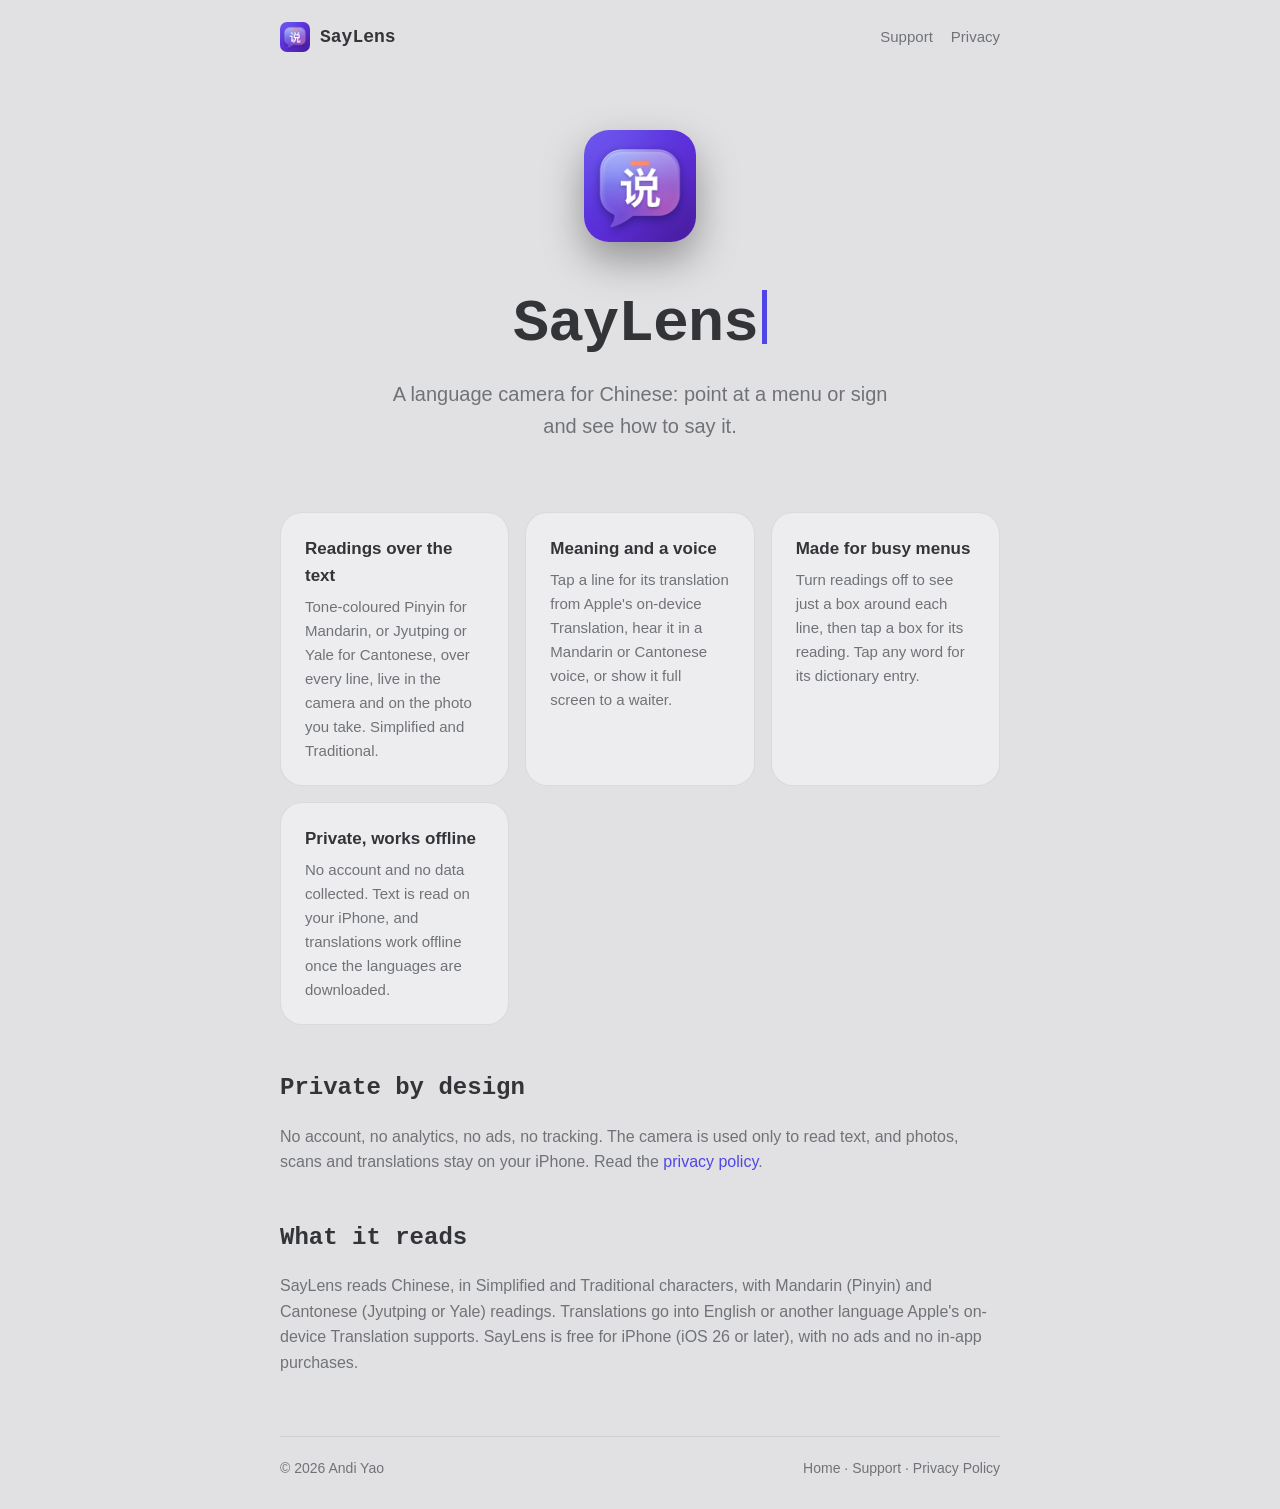
<file: index.html>
<!doctype html>
<html lang="en">
<head>
  <meta charset="utf-8">
  <meta name="viewport" content="width=device-width, initial-scale=1">
  <title>SayLens — Language camera for Chinese</title>
  <meta name="description" content="A language camera for Chinese: point at a menu or sign and see how to say it.">
  <link rel="icon" href="favicon.png">
  <link rel="stylesheet" href="style.css">
</head>
<body>
  <div class="wrap">
    <header class="site">
      <a class="brand" href="./"><img src="icon.png" alt="">SayLens</a>
      <nav><a href="support.html">Support</a><a href="privacy.html">Privacy</a></nav>
    </header>
    <section class="hero">
      <img class="icon" src="icon.png" alt="SayLens app icon">
      <h1>SayLens<span class="caret"></span></h1>
      <p class="lede">A language camera for Chinese: point at a menu or sign and see how to say it.</p>
    </section>
    <section class="features">
      <div class="card"><h3>Readings over the text</h3><p>Tone-coloured Pinyin for Mandarin, or Jyutping or Yale for Cantonese, over every line, live in the camera and on the photo you take. Simplified and Traditional.</p></div>
      <div class="card"><h3>Meaning and a voice</h3><p>Tap a line for its translation from Apple&#x27;s on-device Translation, hear it in a Mandarin or Cantonese voice, or show it full screen to a waiter.</p></div>
      <div class="card"><h3>Made for busy menus</h3><p>Turn readings off to see just a box around each line, then tap a box for its reading. Tap any word for its dictionary entry.</p></div>
      <div class="card"><h3>Private, works offline</h3><p>No account and no data collected. Text is read on your iPhone, and translations work offline once the languages are downloaded.</p></div>
    </section>
    <h2>Private by design</h2>
    <p class="muted">No account, no analytics, no ads, no tracking. The camera is used only to read text, and photos, scans and translations stay on your iPhone. Read the <a href="privacy.html">privacy policy</a>.</p>
    <h2>What it reads</h2>
    <p class="muted">SayLens reads Chinese, in Simplified and Traditional characters, with Mandarin (Pinyin) and Cantonese (Jyutping or Yale) readings. Translations go into English or another language Apple's on-device Translation supports. SayLens is free for iPhone (iOS 26 or later), with no ads and no in-app purchases.</p>

    <footer class="site">
      <span>© 2026 Andi Yao</span>
      <span><a href="./">Home</a> · <a href="support.html">Support</a> · <a href="privacy.html">Privacy Policy</a></span>
    </footer>
  </div>
</body>
</html>
</file>
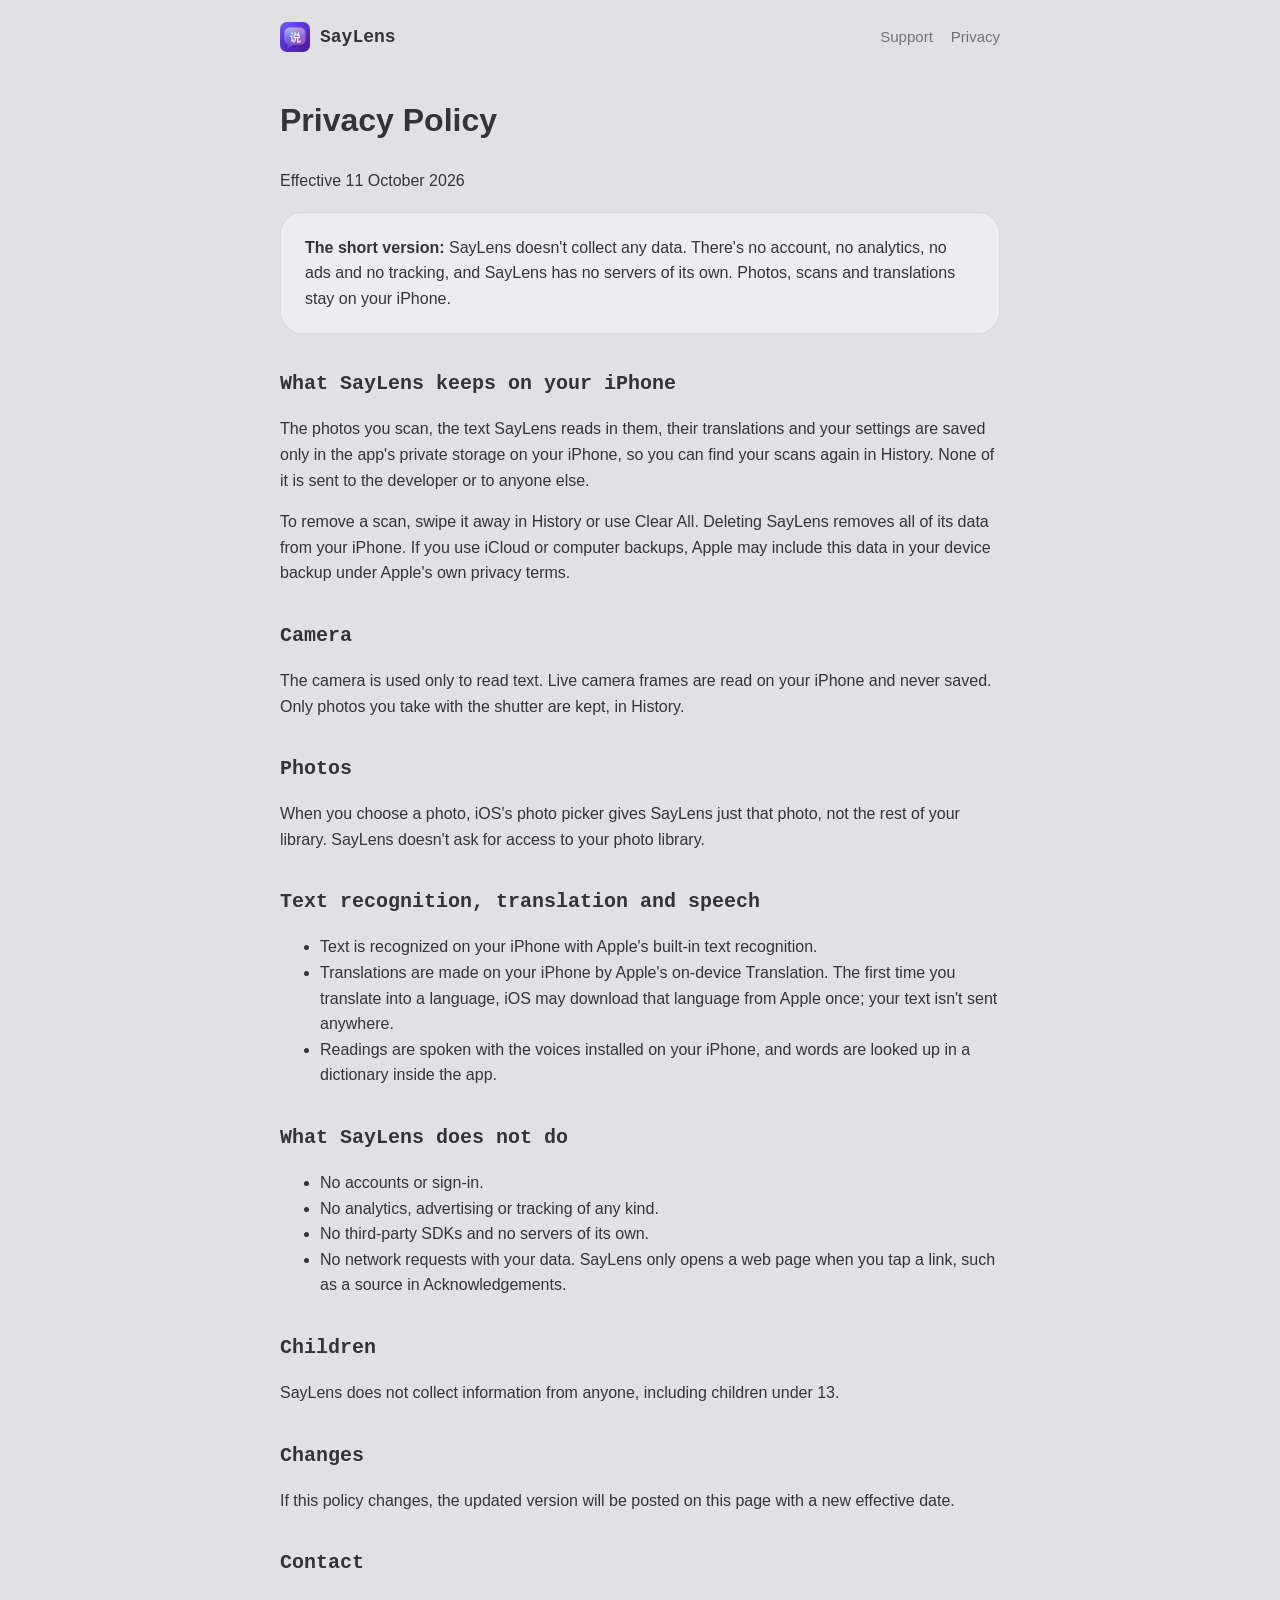
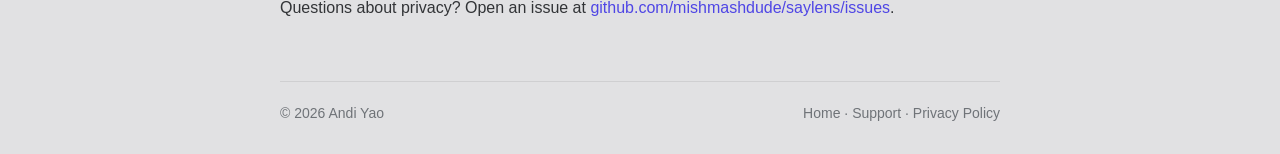
<file: privacy.html>
<!doctype html>
<html lang="en">
<head>
  <meta charset="utf-8">
  <meta name="viewport" content="width=device-width, initial-scale=1">
  <title>Privacy Policy — SayLens</title>
  <meta name="description" content="SayLens privacy policy: no data collection.">
  <link rel="icon" href="favicon.png">
  <link rel="stylesheet" href="style.css">
</head>
<body>
  <div class="wrap doc">
    <header class="site">
      <a class="brand" href="./"><img src="icon.png" alt="">SayLens</a>
      <nav><a href="support.html">Support</a><a href="privacy.html">Privacy</a></nav>
    </header>
    <h1>Privacy Policy</h1>
    <p class="muted">Effective 11 October 2026</p>
    <div class="card"><strong>The short version:</strong> SayLens doesn't collect any data. There's no account, no analytics, no ads and no tracking, and SayLens has no servers of its own. Photos, scans and translations stay on your iPhone.</div>
    <h2>What SayLens keeps on your iPhone</h2>
    <p>The photos you scan, the text SayLens reads in them, their translations and your settings are saved only in the app's private storage on your iPhone, so you can find your scans again in History. None of it is sent to the developer or to anyone else.</p>
    <p>To remove a scan, swipe it away in History or use Clear All. Deleting SayLens removes all of its data from your iPhone. If you use iCloud or computer backups, Apple may include this data in your device backup under Apple's own privacy terms.</p>
    <h2>Camera</h2>
    <p>The camera is used only to read text. Live camera frames are read on your iPhone and never saved. Only photos you take with the shutter are kept, in History.</p>
    <h2>Photos</h2>
    <p>When you choose a photo, iOS's photo picker gives SayLens just that photo, not the rest of your library. SayLens doesn't ask for access to your photo library.</p>
    <h2>Text recognition, translation and speech</h2>
    <ul>
      <li>Text is recognized on your iPhone with Apple's built-in text recognition.</li>
      <li>Translations are made on your iPhone by Apple's on-device Translation. The first time you translate into a language, iOS may download that language from Apple once; your text isn't sent anywhere.</li>
      <li>Readings are spoken with the voices installed on your iPhone, and words are looked up in a dictionary inside the app.</li>
    </ul>
    <h2>What SayLens does not do</h2>
    <ul>
      <li>No accounts or sign-in.</li>
      <li>No analytics, advertising or tracking of any kind.</li>
      <li>No third-party SDKs and no servers of its own.</li>
      <li>No network requests with your data. SayLens only opens a web page when you tap a link, such as a source in Acknowledgements.</li>
    </ul>
    <h2>Children</h2>
    <p>SayLens does not collect information from anyone, including children under 13.</p>
    <h2>Changes</h2>
    <p>If this policy changes, the updated version will be posted on this page with a new effective date.</p>
    <h2>Contact</h2>
    <p>Questions about privacy? Open an issue at <a href="https://github.com/mishmashdude/saylens/issues">github.com/mishmashdude/saylens/issues</a>.</p>

    <footer class="site">
      <span>© 2026 Andi Yao</span>
      <span><a href="./">Home</a> · <a href="support.html">Support</a> · <a href="privacy.html">Privacy Policy</a></span>
    </footer>
  </div>
</body>
</html>
</file>
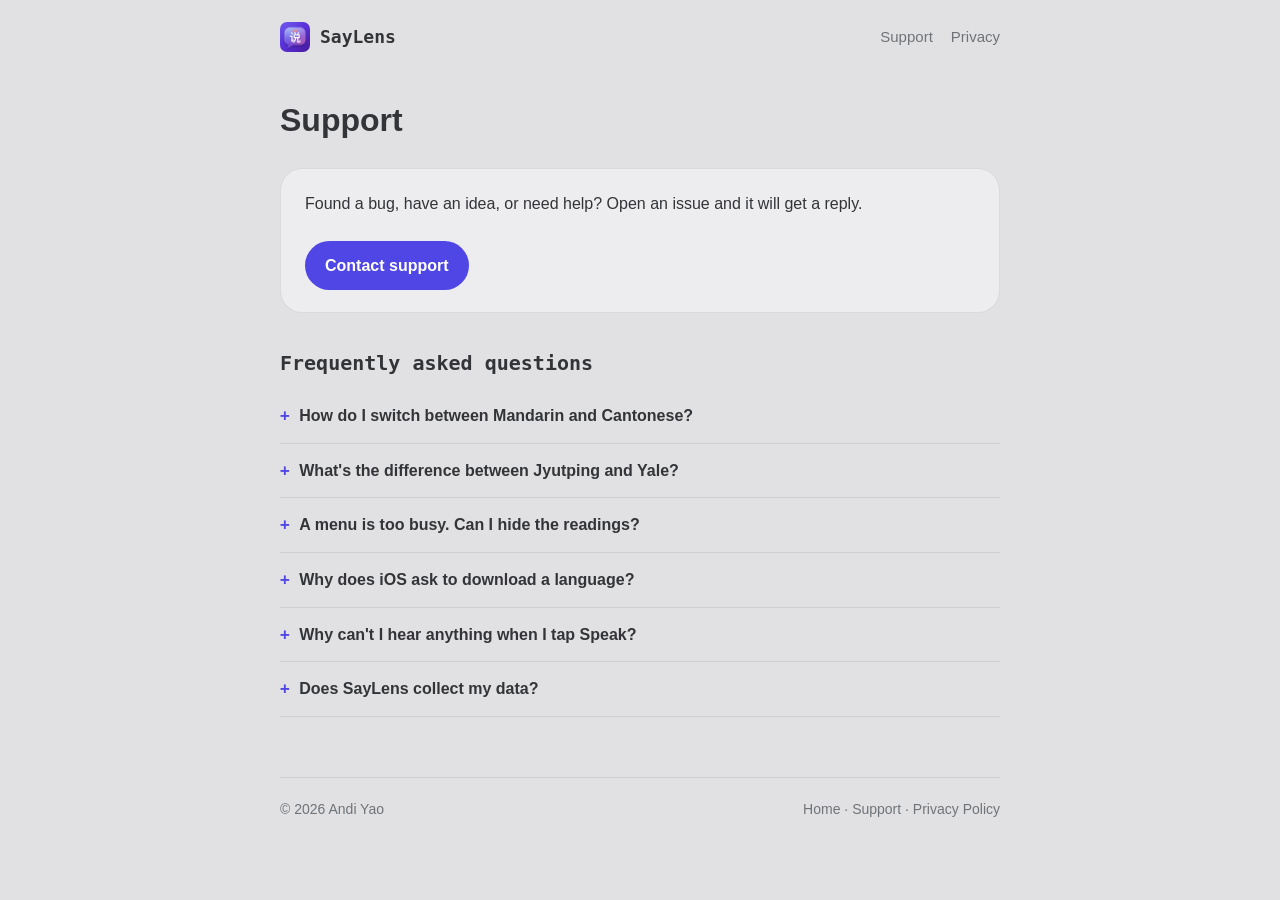
<file: support.html>
<!doctype html>
<html lang="en">
<head>
  <meta charset="utf-8">
  <meta name="viewport" content="width=device-width, initial-scale=1">
  <title>Support — SayLens</title>
  <meta name="description" content="Help and FAQ for SayLens.">
  <link rel="icon" href="favicon.png">
  <link rel="stylesheet" href="style.css">
</head>
<body>
  <div class="wrap doc">
    <header class="site">
      <a class="brand" href="./"><img src="icon.png" alt="">SayLens</a>
      <nav><a href="support.html">Support</a><a href="privacy.html">Privacy</a></nav>
    </header>
    <h1>Support</h1>
    <div class="card">
      <p style="margin-top:0">Found a bug, have an idea, or need help? Open an issue and it will get a reply.</p>
      <a class="button" href="https://github.com/mishmashdude/saylens/issues/new/choose">Contact support</a>
    </div>
    <h2>Frequently asked questions</h2>
    <details>
      <summary>How do I switch between Mandarin and Cantonese?</summary>
      <p>Tap Mandarin or Cantonese at the top of the camera or of a photo. The readings and the voice switch with it. You can also pick the spoken variety in Settings (the gear at the top right of the camera).</p>
    </details>
    <details>
      <summary>What&#x27;s the difference between Jyutping and Yale?</summary>
      <p>Both spell Cantonese in Latin letters. Jyutping writes each tone as a number (nei5 hou2); Yale uses accent marks and an h for the low tones (néih hóu). Choose one in Settings › Cantonese romanization.</p>
    </details>
    <details>
      <summary>A menu is too busy. Can I hide the readings?</summary>
      <p>Yes. Tap the readings button at the bottom right of the camera or of the photo to see just a box around each line, then tap a box for its reading and meaning. Tap the button again to bring the readings back. The same switch is in Settings › Show readings.</p>
    </details>
    <details>
      <summary>Why does iOS ask to download a language?</summary>
      <p>SayLens translates on your iPhone with Apple&#x27;s Translation. The first time you translate into a language, iOS may ask to download it once; until then SayLens shows dictionary meanings. Change the language in Settings › Translate to. After the download, translations work offline.</p>
    </details>
    <details>
      <summary>Why can&#x27;t I hear anything when I tap Speak?</summary>
      <p>Your iPhone may not have a Chinese voice yet. Open Settings › Accessibility › Read &amp; Speak (or Spoken Content) › Voices, choose Chinese and download a voice: Hong Kong voices speak Cantonese, China mainland and Taiwan voices speak Mandarin. Then try again in SayLens.</p>
    </details>
    <details>
      <summary>Does SayLens collect my data?</summary>
      <p>No. There&#x27;s no account, no analytics, no ads and no tracking. The camera is used only to read text, and photos, scans and translations stay on your iPhone. Delete scans in History, or delete the app to remove everything.</p>
    </details>

    <footer class="site">
      <span>© 2026 Andi Yao</span>
      <span><a href="./">Home</a> · <a href="support.html">Support</a> · <a href="privacy.html">Privacy Policy</a></span>
    </footer>
  </div>
</body>
</html>
</file>
<file: style.css>
:root {
  --bg: #323437;
  --card: #2c2e31;
  --text: #d1d0c5;
  --sub: #8a8c8f;
  --main: #6D6AF7;
  --link: #9895FA;   /* lighter tint of the accent: 4.8:1 on --bg for link text */
  --on-link: #1e1f21;
  --line: rgba(209, 208, 197, 0.08);
  --mono: ui-monospace, "SF Mono", Menlo, Consolas, monospace;
  --sans: -apple-system, BlinkMacSystemFont, "SF Pro Text", "Segoe UI", Roboto, sans-serif;
  color-scheme: dark;
}

@media (prefers-color-scheme: light) {
  :root {
    --bg: #e1e1e3;
    --card: #ededef;
    --text: #323437;
    --sub: #6f7378;
    --main: #4F46E5;   /* the app's light-mode AccentColor */
    --link: #4F46E5;
    --on-link: #ffffff;
    --line: rgba(50, 52, 55, 0.1);
    color-scheme: light;
  }
}

* { box-sizing: border-box; }

html, body {
  margin: 0;
  background: var(--bg);
  color: var(--text);
  font-family: var(--sans);
  line-height: 1.6;
  -webkit-font-smoothing: antialiased;
}

a { color: var(--link); text-decoration: none; }
a:hover { text-decoration: underline; }

.wrap { max-width: 760px; margin: 0 auto; padding: 0 20px; }

header.site {
  display: flex;
  align-items: center;
  justify-content: space-between;
  padding: 22px 0;
}

.brand {
  display: flex;
  align-items: center;
  gap: 10px;
  font-family: var(--mono);
  font-weight: 700;
  font-size: 18px;
  color: var(--text);
}
.brand img { width: 30px; height: 30px; border-radius: 7px; }

nav a { margin-left: 18px; font-size: 15px; color: var(--sub); }
nav a:hover { color: var(--text); text-decoration: none; }

.hero { padding: 56px 0 30px; text-align: center; }
.hero img.icon {
  width: 112px; height: 112px; border-radius: 25px;
  box-shadow: 0 18px 40px rgba(0, 0, 0, 0.35);
}
.hero h1 {
  font-family: var(--mono);
  font-size: clamp(40px, 8vw, 60px);
  margin: 26px 0 6px;
  letter-spacing: -1px;
}
.hero h1 .caret {
  display: inline-block; width: 0.08em; height: 0.9em; margin-left: 4px;
  background: var(--main); vertical-align: -0.08em;
  animation: blink 1.1s steps(1) infinite;
}
@keyframes blink { 50% { opacity: 0; } }
.hero p.lede { font-size: 20px; color: var(--sub); margin: 0 auto; max-width: 520px; }

.card {
  background: var(--card);
  border: 1px solid var(--line);
  border-radius: 22px;
  padding: 22px 24px;
  margin: 18px 0;
}

.demo {
  max-width: 340px; margin: 36px auto 0; text-align: left;
  font-size: 17px; box-shadow: 0 20px 50px rgba(0,0,0,0.25);
}
.demo .row { display: flex; align-items: center; gap: 12px; padding: 3px 0; }
.box {
  width: 18px; height: 18px; border-radius: 5px; border: 2px solid var(--main);
  flex: none; position: relative;
}
.box.done { background: var(--main); }
.box.done::after {
  content: ""; position: absolute; left: 4px; top: 0px; width: 5px; height: 10px;
  border: solid var(--card); border-width: 0 2.5px 2.5px 0; transform: rotate(45deg);
}
.row.done span { color: var(--sub); text-decoration: line-through; }
.demo h3 { font-family: var(--mono); margin: 0 0 8px; font-size: 18px; }

.features { display: grid; grid-template-columns: repeat(auto-fit, minmax(220px, 1fr)); gap: 16px; margin: 40px 0; }
.features .card { margin: 0; }
.features h3 { margin: 0 0 6px; font-size: 17px; }
.features p { margin: 0; color: var(--sub); font-size: 15px; }

.swatches { display: flex; flex-wrap: wrap; gap: 8px; justify-content: center; margin: 14px 0 0; }
.swatch {
  font-family: var(--mono); font-size: 13px; padding: 7px 12px; border-radius: 999px;
  display: inline-flex; align-items: center; gap: 7px; border: 1px solid rgba(255,255,255,0.08);
}
.swatch i { width: 9px; height: 9px; border-radius: 50%; display: inline-block; }

h2 { font-family: var(--mono); font-size: 24px; margin: 44px 0 10px; }
h3 { font-size: 18px; }
.doc h2 { font-size: 20px; margin-top: 34px; }
.doc p, .doc li { color: var(--text); }
.muted { color: var(--sub); }

details { border-bottom: 1px solid var(--line); padding: 14px 0; }
details summary { cursor: pointer; font-weight: 600; list-style: none; }
details summary::-webkit-details-marker { display: none; }
details summary::before { content: "+ "; color: var(--main); font-family: var(--mono); }
details[open] summary::before { content: "− "; }
details p, details ol, details ul { color: var(--sub); margin: 10px 0 0; }

.button {
  display: inline-block; background: var(--link); color: var(--on-link); font-weight: 600;
  padding: 12px 20px; border-radius: 999px; margin-top: 8px;
}
.button:hover { text-decoration: none; filter: brightness(1.06); }

footer.site {
  margin: 60px 0 30px; padding-top: 20px; border-top: 1px solid var(--line);
  color: var(--sub); font-size: 14px; display: flex; justify-content: space-between; flex-wrap: wrap; gap: 10px;
}
footer.site a { color: var(--sub); }
</file>
